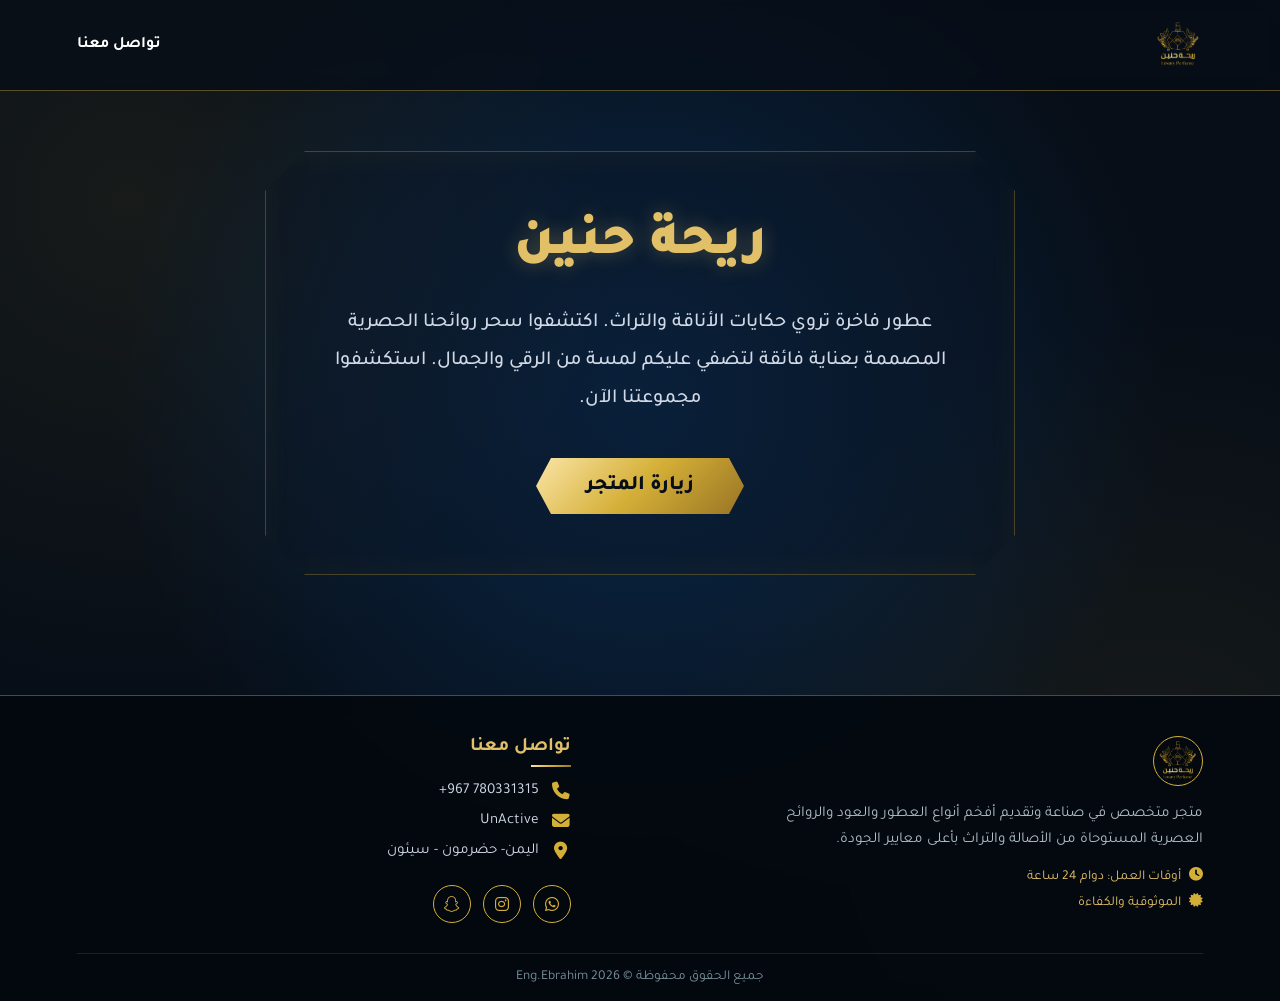
<file: index.html>
<!DOCTYPE html>
<html lang="ar" dir="rtl">
<head>
    <meta charset="UTF-8">
    <meta name="viewport" content="width=device-width, initial-scale=1.0">
    <link rel="icon" href="Images/mainLogo.jpg">
    <title>متجر ريحة حنين - للعطور الفاخرة</title>
    <!-- خط Tajawal من Google Fonts -->
    <link href="https://fonts.googleapis.com/css2?family=Tajawal:wght@400;500;700;800;900&display=swap" rel="stylesheet">
    <!-- مكتبة FontAwesome للأيقونات -->
    <link rel="stylesheet" href="https://cdnjs.cloudflare.com/ajax/libs/font-awesome/6.4.0/css/all.min.css">
    <link rel="stylesheet" href="Css/index.css">
    
</head>
<body>

    <!-- الهيدر -->
    <header>
        <div class="header-logo">
            <img src="Images/mainLogo.jpg" alt="">
        </div>
        <nav>
            <ul>
                <li><a href="#contact">تواصل معنا</a></li>
            </ul>
        </nav>
    </header>

    <!-- 1. القسم الرئيسي (Hero Section) -->
    <main class="hero-section" id="about">
        <div class="geo-frame">
            <h1 class="hero-title">ريحة حنين</h1>
            <p class="hero-description">
                عطور فاخرة تروي حكايات الأناقة والتراث. اكتشفوا سحر روائحنا الحصرية المصممة بعناية فائقة لتضفي عليكم لمسة من الرقي والجمال. استكشفوا مجموعتنا الآن.
            </p>
            <a href="Shop.html" class="gold-btn">زيارة المتجر</a>
        </div>
    </main>


    <!-- 3. الفوتر الشامل والمطور -->
    <footer id="contact">
        <div class="footer-container">
            
            <div class="footer-col store-info">
                <div class="footer-logo">
                    <img src="Images/mainLogo.jpg" alt="لوغو ريحة حنين">
                </div>
                <p class="store-desc">
                    متجر متخصص في صناعة وتقديم أفخم أنواع العطور والعود والروائح العصرية المستوحاة من الأصالة والتراث بأعلى معايير الجودة.
                </p>
                <div class="store-details">
                    <span><i class="fa-solid fa-clock"></i> أوقات العمل:  دوام 24 ساعة</span>
                    <span><i class="fa-solid fa-certificate"></i> الموثوقية والكفاءة</span>
                </div>
            </div>

            <div class="footer-col contact-info">
                <h3 class="footer-heading">تواصل معنا</h3>
                <ul class="contact-list">
                    <li>
                        <i class="fa-solid fa-phone"></i>
                        <span dir="ltr">+967 780331315</span>
                    </li>
                    <li>
                        <i class="fa-solid fa-envelope"></i>
                        <span>UnActive</span>
                    </li>
                    <li>
                        <i class="fa-solid fa-location-dot"></i>
                        <span>اليمن- حضرمون - سيئون</span>
                    </li>
                </ul>
                
                <div class="footer-socials">
                    <a href="#" aria-label="Whatsapp"><i class="fa-brands fa-whatsapp"></i></a>
                    <a href="#" aria-label="Instagram"><i class="fa-brands fa-instagram"></i></a>
                    <a href="#" aria-label="Snapchat"><i class="fa-brands fa-snapchat"></i></a>
                </div>
            </div>

        </div>

        <div class="footer-bottom">
            <p dir="rtl">جميع الحقوق محفوظة &copy; 2026 Eng.Ebrahim</p>
        </div>
    </footer>

</body>
</html>
</file>
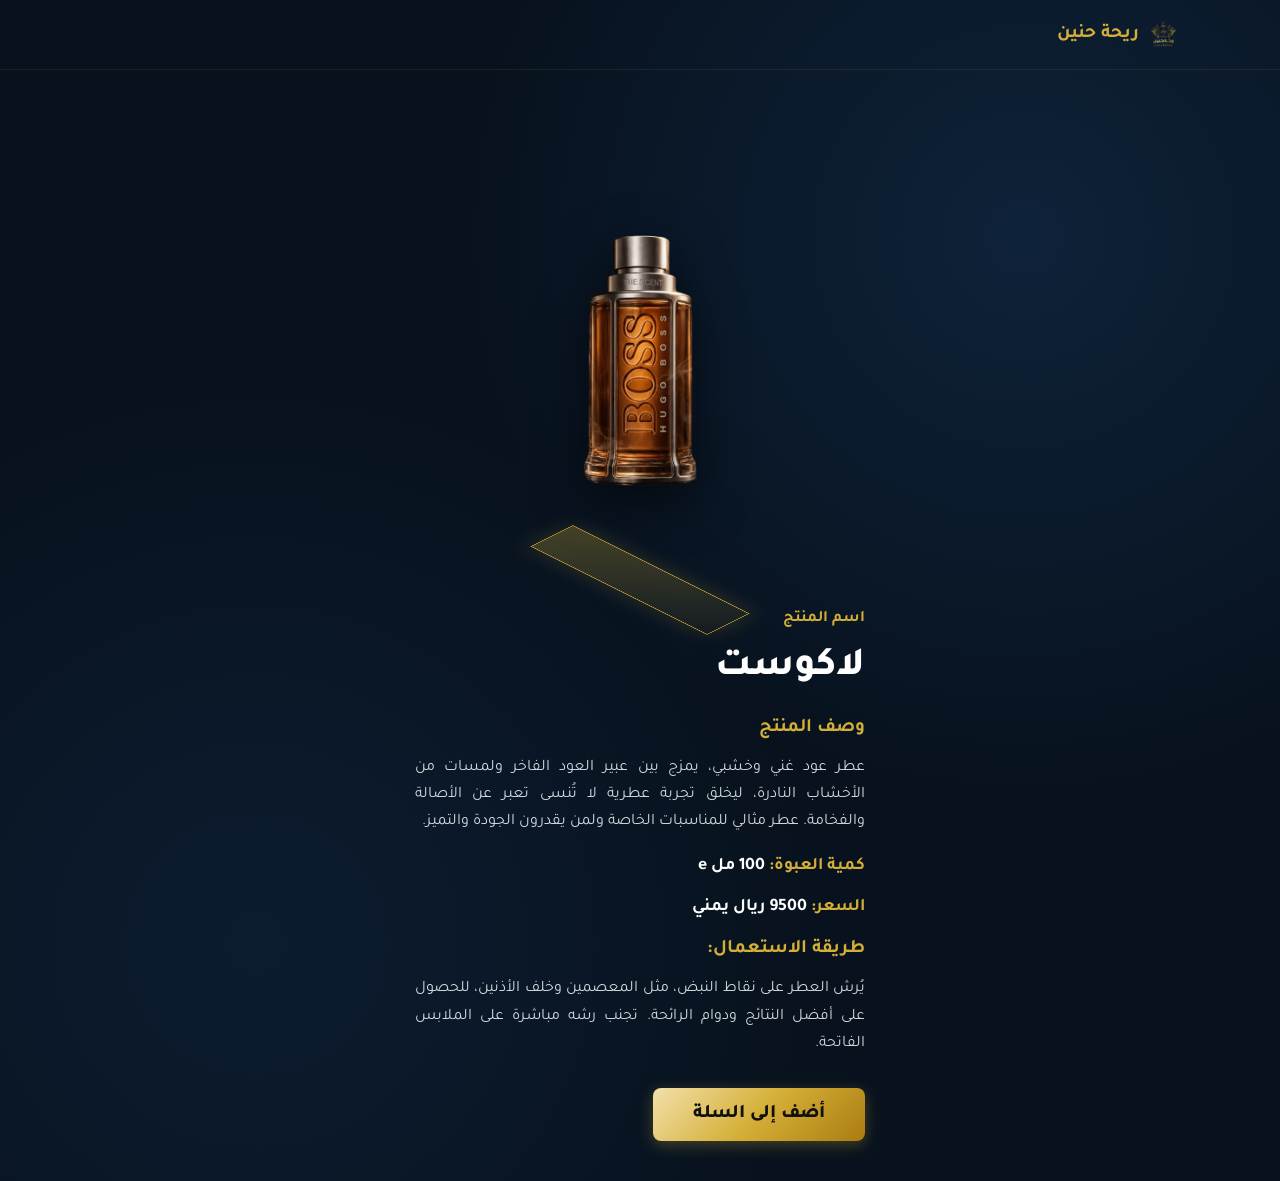
<file: product1.html>
<!DOCTYPE html>
<html lang="ar" dir="rtl">
<head>
    <meta charset="UTF-8">
    <meta name="viewport" content="width=device-width, initial-scale=1.0">
    <link rel="icon" href="Images/mainLogo.jpg">
    <title>صفحة المنتج - ريحة حنين</title>
    <!-- استدعاء خط Tajawal من Google Fonts لتصميم عصري وفاخر -->
    <link href="https://fonts.googleapis.com/css2?family=Tajawal:wght@400;500;700;800&display=swap" rel="stylesheet">
    <!-- مكتبة FontAwesome للأيقونات -->
    <link rel="stylesheet" href="https://cdnjs.cloudflare.com/ajax/libs/font-awesome/6.4.0/css/all.min.css">
    <link rel="stylesheet" href="Css/details.css">
    
</head>
<body>
    <!-- الهيدر -->
    <header>
        <div class="logo">
            <img src="Images/mainLogo.jpg" alt="ريحة حنين">
            <span>ريحة حنين</span>
        </div>
    </header>

    <!-- المحتوى الرئيسي -->
    <main class="container">
        
        <!-- قسم الصورة -->
        <div class="product-image-container">
            <!-- يمكنك تغيير مسار الصورة بسهولة في السطر التالي -->
            <img src="Images/1.png" alt="عطر لاكوست">
            <div class="pedestal"></div>

        <!-- قسم مواصفات المنتج -->
        <div class="product-details">
            <span class="product-tag">اسم المنتج</span>
            <h1 class="product-title">لاكوست</h1>

            <h3 class="section-title">وصف المنتج</h3>
            <p class="product-description">
                عطر عود غني وخشبي، يمزج بين عبير العود الفاخر ولمسات من الأخشاب النادرة، ليخلق تجربة عطرية لا تُنسى تعبر عن الأصالة والفخامة. عطر مثالي للمناسبات الخاصة ولمن يقدرون الجودة والتميز.
            </p>

            <div class="product-info-row">
                <span class="label">كمية العبوة:</span>
                <span class="value">100 مل e</span>
            </div>

            <div class="product-info-row">
                <span class="label">السعر:</span>
                <span class="value">9500 ريال يمني</span>
            </div>

            <h3 class="section-title">طريقة الاستعمال:</h3>
            <p class="product-description">
                يُرش العطر على نقاط النبض، مثل المعصمين وخلف الأذنين، للحصول على أفضل النتائج ودوام الرائحة. تجنب رشه مباشرة على الملابس الفاتحة.
            </p>

            <!-- زر الإضافة للسلة -->
            <button class="add-to-cart-btn" onclick="addToCart()">أضف إلى السلة</button>
        </div>

    </main>

    <!-- جافاسكربت بسيط للتفاعل مع الزر -->
    <script>
        function addToCart() {
            alert('تمت إضافة "عطر لاكوست" إلى السلة بنجاح!');
        }
    </script>
</body>
</html>
</file>
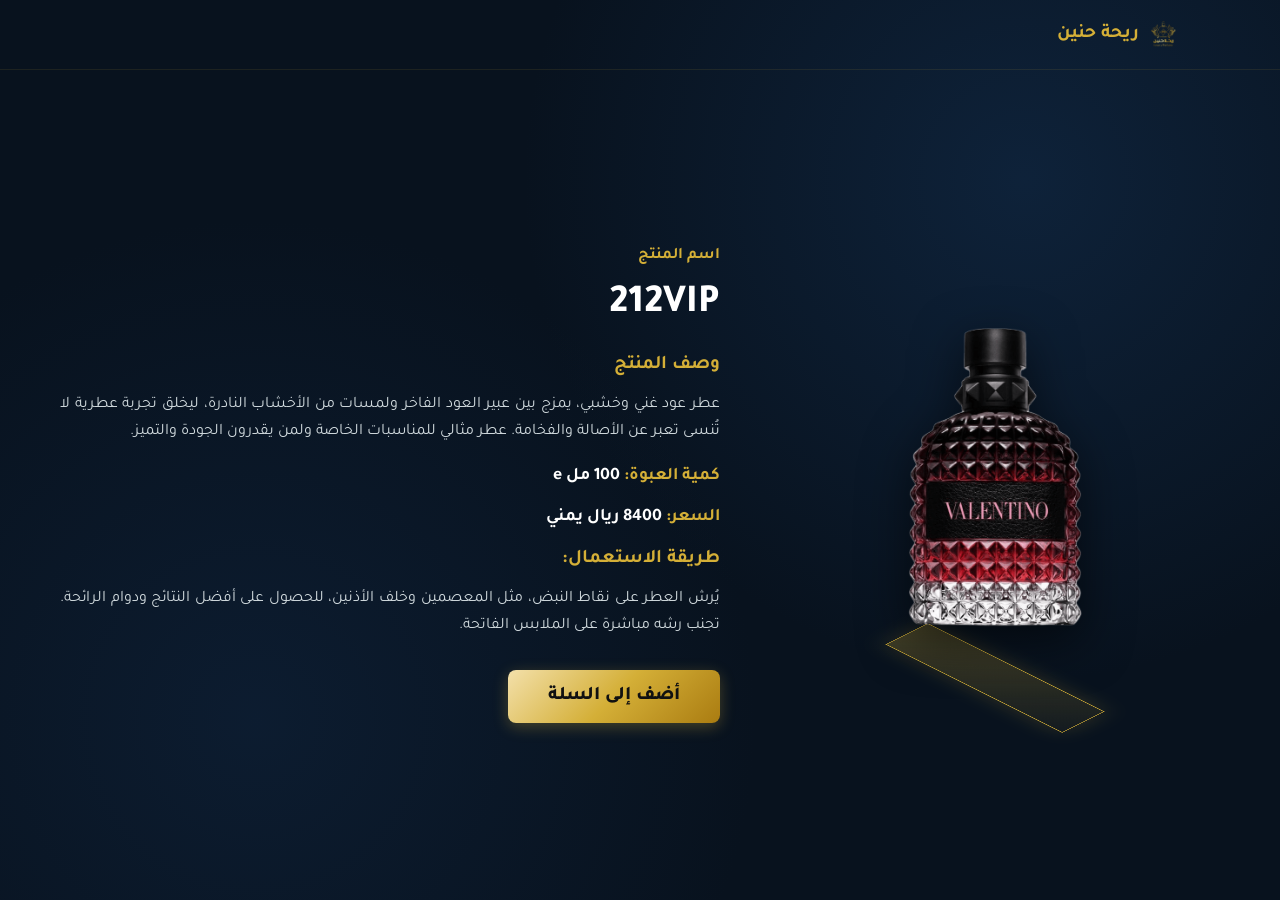
<file: product2.html>
<!DOCTYPE html>
<html lang="ar" dir="rtl">
<head>
    <meta charset="UTF-8">
    <meta name="viewport" content="width=device-width, initial-scale=1.0">
    <link rel="icon" href="Images/mainLogo.jpg">
    <title>صفحة المنتج - ريحة حنين</title>
    <!-- استدعاء خط Tajawal من Google Fonts لتصميم عصري وفاخر -->
    <link href="https://fonts.googleapis.com/css2?family=Tajawal:wght@400;500;700;800&display=swap" rel="stylesheet">
    <!-- مكتبة FontAwesome للأيقونات -->
    <link rel="stylesheet" href="https://cdnjs.cloudflare.com/ajax/libs/font-awesome/6.4.0/css/all.min.css">
    <link rel="stylesheet" href="Css/details.css">
    
</head>
<body>
    <!-- الهيدر -->
    <header>
        <div class="logo">
            <img src="Images/mainLogo.jpg" alt="ريحة حنين">
            <span>ريحة حنين</span>
        </div>
    </header>

    <!-- المحتوى الرئيسي -->
    <main class="container">
        
        <!-- قسم الصورة -->
        <div class="product-image-container">
            <!-- يمكنك تغيير مسار الصورة بسهولة في السطر التالي -->
            <img src="Images/2.png" alt=" 212VIPعطر">
            <div class="pedestal"></div>
        </div>

        <!-- قسم مواصفات المنتج -->
        <div class="product-details">
            <span class="product-tag">اسم المنتج</span>
            <h1 class="product-title"> 212VIP</h1>

            <h3 class="section-title">وصف المنتج</h3>
            <p class="product-description">
                عطر عود غني وخشبي، يمزج بين عبير العود الفاخر ولمسات من الأخشاب النادرة، ليخلق تجربة عطرية لا تُنسى تعبر عن الأصالة والفخامة. عطر مثالي للمناسبات الخاصة ولمن يقدرون الجودة والتميز.
            </p>

            <div class="product-info-row">
                <span class="label">كمية العبوة:</span>
                <span class="value">100 مل e</span>
            </div>

            <div class="product-info-row">
                <span class="label">السعر:</span>
                <span class="value">8400 ريال يمني</span>
            </div>

            <h3 class="section-title">طريقة الاستعمال:</h3>
            <p class="product-description">
                يُرش العطر على نقاط النبض، مثل المعصمين وخلف الأذنين، للحصول على أفضل النتائج ودوام الرائحة. تجنب رشه مباشرة على الملابس الفاتحة.
            </p>

            <!-- زر الإضافة للسلة -->
            <button class="add-to-cart-btn" onclick="addToCart()">أضف إلى السلة</button>
        </div>

    </main>

    <!-- جافاسكربت بسيط للتفاعل مع الزر -->
    <script>
        function addToCart() {
            alert('تمت إضافة "عطر 212VIP" إلى السلة بنجاح!');
        }
    </script>
</body>
</html>
</file>
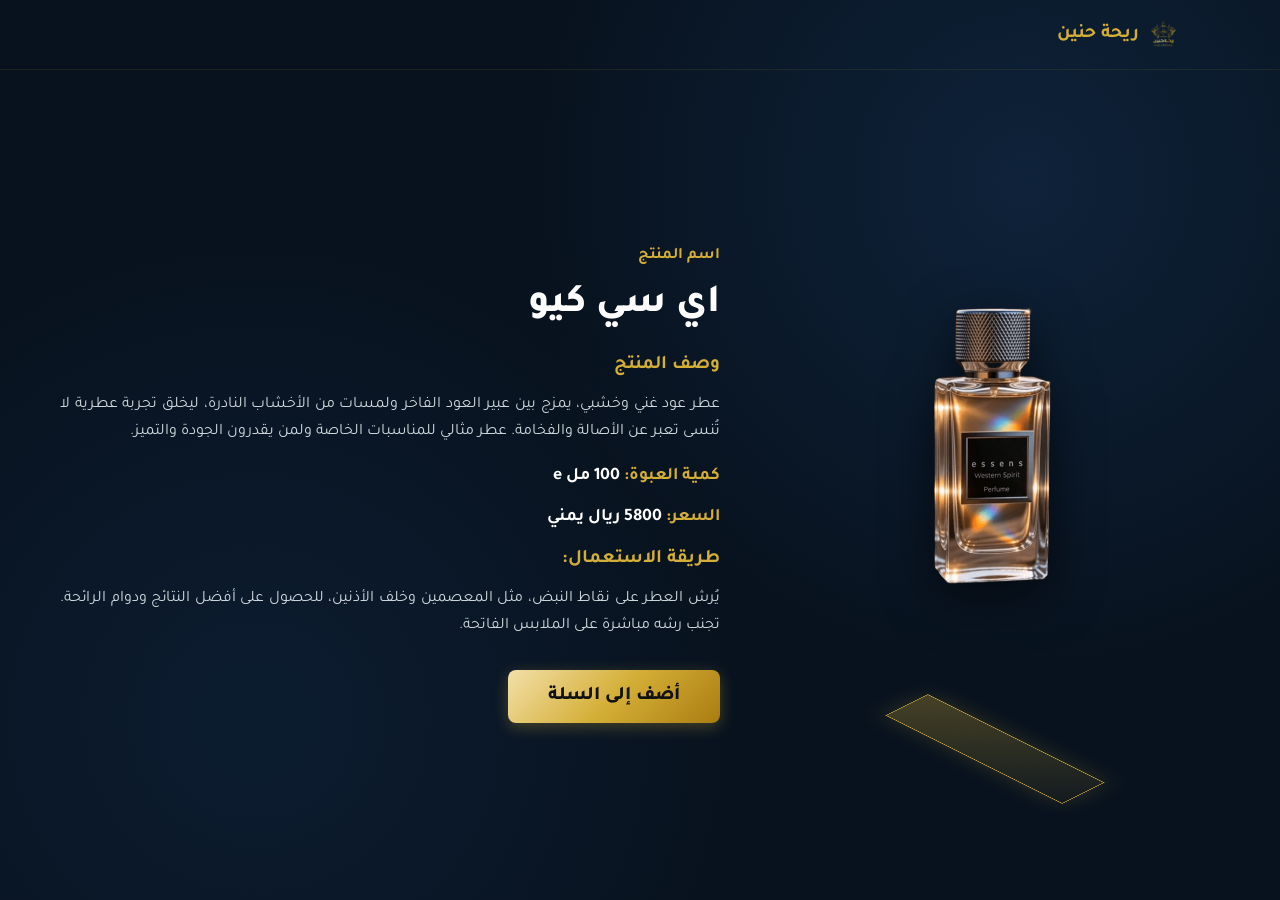
<file: product3.html>
<!DOCTYPE html>
<html lang="ar" dir="rtl">
<head>
    <meta charset="UTF-8">
    <meta name="viewport" content="width=device-width, initial-scale=1.0">
    <link rel="icon" href="Images/mainLogo.jpg">
    <title>صفحة المنتج - ريحة حنين</title>
    <!-- استدعاء خط Tajawal من Google Fonts لتصميم عصري وفاخر -->
    <link href="https://fonts.googleapis.com/css2?family=Tajawal:wght@400;500;700;800&display=swap" rel="stylesheet">
    <!-- مكتبة FontAwesome للأيقونات -->
    <link rel="stylesheet" href="https://cdnjs.cloudflare.com/ajax/libs/font-awesome/6.4.0/css/all.min.css">
    <link rel="stylesheet" href="Css/details.css">
    
</head>
<body>
    <!-- الهيدر -->
    <header>
        <div class="logo">
            <img src="Images/mainLogo.jpg" alt="ريحة حنين">
            <span>ريحة حنين</span>
        </div>
    </header>

    <!-- المحتوى الرئيسي -->
    <main class="container">
        
        <!-- قسم الصورة -->
        <div class="product-image-container">
            <!-- يمكنك تغيير مسار الصورة بسهولة في السطر التالي -->
            <img src="Images/3.png" alt="عطر اي سي كيو">
            <div class="pedestal"></div>
        </div>

        <!-- قسم مواصفات المنتج -->
        <div class="product-details">
            <span class="product-tag">اسم المنتج</span>
            <h1 class="product-title"> اي سي كيو </h1>

            <h3 class="section-title">وصف المنتج</h3>
            <p class="product-description">
                عطر عود غني وخشبي، يمزج بين عبير العود الفاخر ولمسات من الأخشاب النادرة، ليخلق تجربة عطرية لا تُنسى تعبر عن الأصالة والفخامة. عطر مثالي للمناسبات الخاصة ولمن يقدرون الجودة والتميز.
            </p>

            <div class="product-info-row">
                <span class="label">كمية العبوة:</span>
                <span class="value">100 مل e</span>
            </div>

            <div class="product-info-row">
                <span class="label">السعر:</span>
                <span class="value">5800 ريال يمني</span>
            </div>

            <h3 class="section-title">طريقة الاستعمال:</h3>
            <p class="product-description">
                يُرش العطر على نقاط النبض، مثل المعصمين وخلف الأذنين، للحصول على أفضل النتائج ودوام الرائحة. تجنب رشه مباشرة على الملابس الفاتحة.
            </p>

            <!-- زر الإضافة للسلة -->
            <button class="add-to-cart-btn" onclick="addToCart()">أضف إلى السلة</button>
        </div>

    </main>

    

    <!-- جافاسكربت بسيط للتفاعل مع الزر -->
    <script>
        function addToCart() {
            alert('تمت إضافة " اي سي كيو " إلى السلة بنجاح!');
        }
    </script>
</body>
</html>
</file>
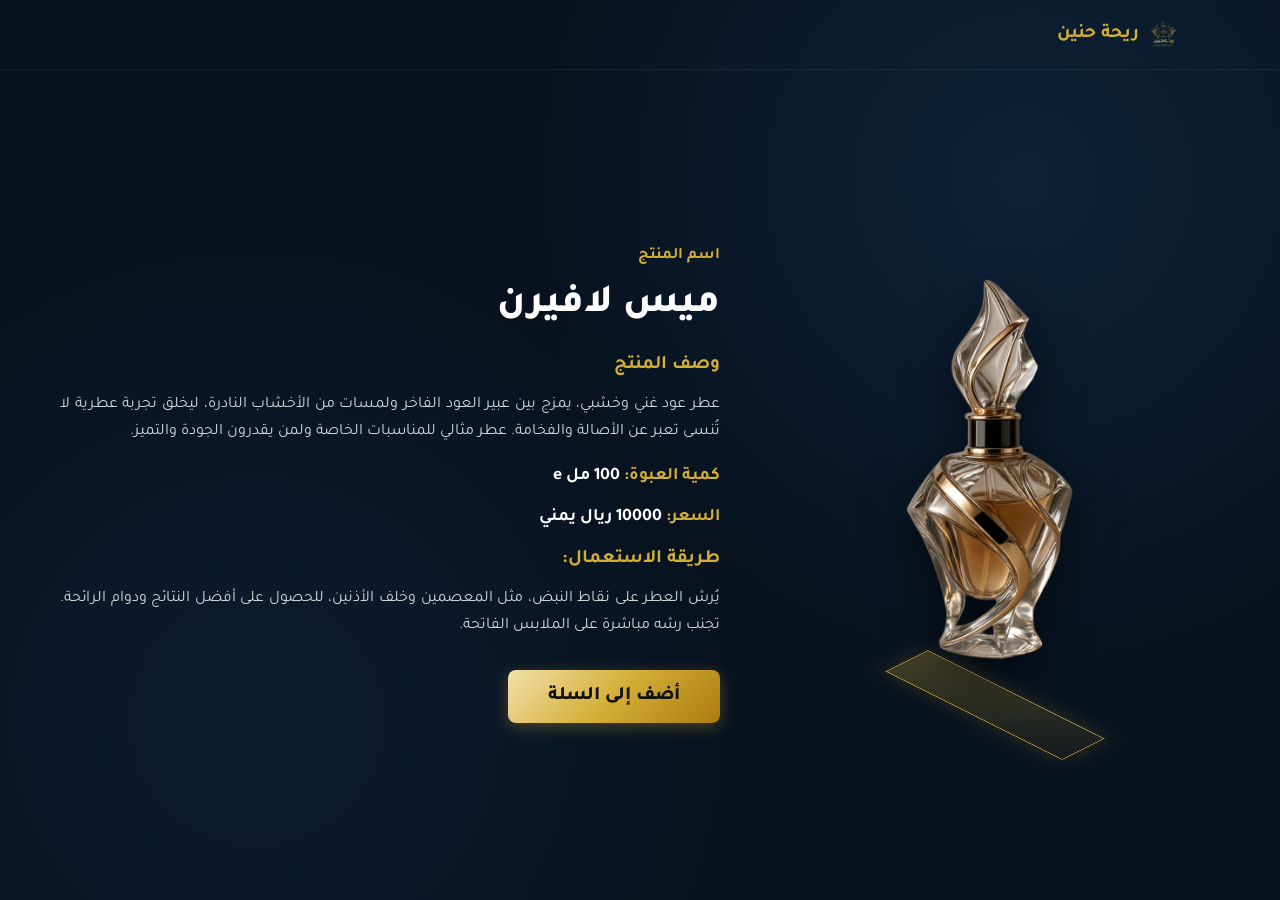
<file: product4.html>
<!DOCTYPE html>
<html lang="ar" dir="rtl">
<head>
    <meta charset="UTF-8">
    <meta name="viewport" content="width=device-width, initial-scale=1.0">
    <link rel="icon" href="Images/mainLogo.jpg">
    <title>صفحة المنتج - ريحة حنين</title>
    <!-- استدعاء خط Tajawal من Google Fonts لتصميم عصري وفاخر -->
    <link href="https://fonts.googleapis.com/css2?family=Tajawal:wght@400;500;700;800&display=swap" rel="stylesheet">
    <!-- مكتبة FontAwesome للأيقونات -->
    <link rel="stylesheet" href="https://cdnjs.cloudflare.com/ajax/libs/font-awesome/6.4.0/css/all.min.css">
    <link rel="stylesheet" href="Css/details.css">
    
</head>
<body>
    <!-- الهيدر -->
    <header>
        <div class="logo">
            <img src="Images/mainLogo.jpg" alt="ريحة حنين">
            <span>ريحة حنين</span>
        </div>
    </header>

    <!-- المحتوى الرئيسي -->
    <main class="container">
        
        <!-- قسم الصورة -->
        <div class="product-image-container">
            <!-- يمكنك تغيير مسار الصورة بسهولة في السطر التالي -->
            <img src="Images/4.png" alt="عطر ميس لافيرن">
            <div class="pedestal"></div>
        </div>

        <!-- قسم مواصفات المنتج -->
        <div class="product-details">
            <span class="product-tag">اسم المنتج</span>
            <h1 class="product-title">ميس لافيرن</h1>

            <h3 class="section-title">وصف المنتج</h3>
            <p class="product-description">
                عطر عود غني وخشبي، يمزج بين عبير العود الفاخر ولمسات من الأخشاب النادرة، ليخلق تجربة عطرية لا تُنسى تعبر عن الأصالة والفخامة. عطر مثالي للمناسبات الخاصة ولمن يقدرون الجودة والتميز.
            </p>

            <div class="product-info-row">
                <span class="label">كمية العبوة:</span>
                <span class="value">100 مل e</span>
            </div>

            <div class="product-info-row">
                <span class="label">السعر:</span>
                <span class="value">10000 ريال يمني</span>
            </div>

            <h3 class="section-title">طريقة الاستعمال:</h3>
            <p class="product-description">
                يُرش العطر على نقاط النبض، مثل المعصمين وخلف الأذنين، للحصول على أفضل النتائج ودوام الرائحة. تجنب رشه مباشرة على الملابس الفاتحة.
            </p>

            <!-- زر الإضافة للسلة -->
            <button class="add-to-cart-btn" onclick="addToCart()">أضف إلى السلة</button>
        </div>

    </main>


    <!-- جافاسكربت بسيط للتفاعل مع الزر -->
    <script>
        function addToCart() {
            alert('تمت إضافة "عطر ميس لافيرن" إلى السلة بنجاح!');
        }
    </script>
</body>
</html>
</file>
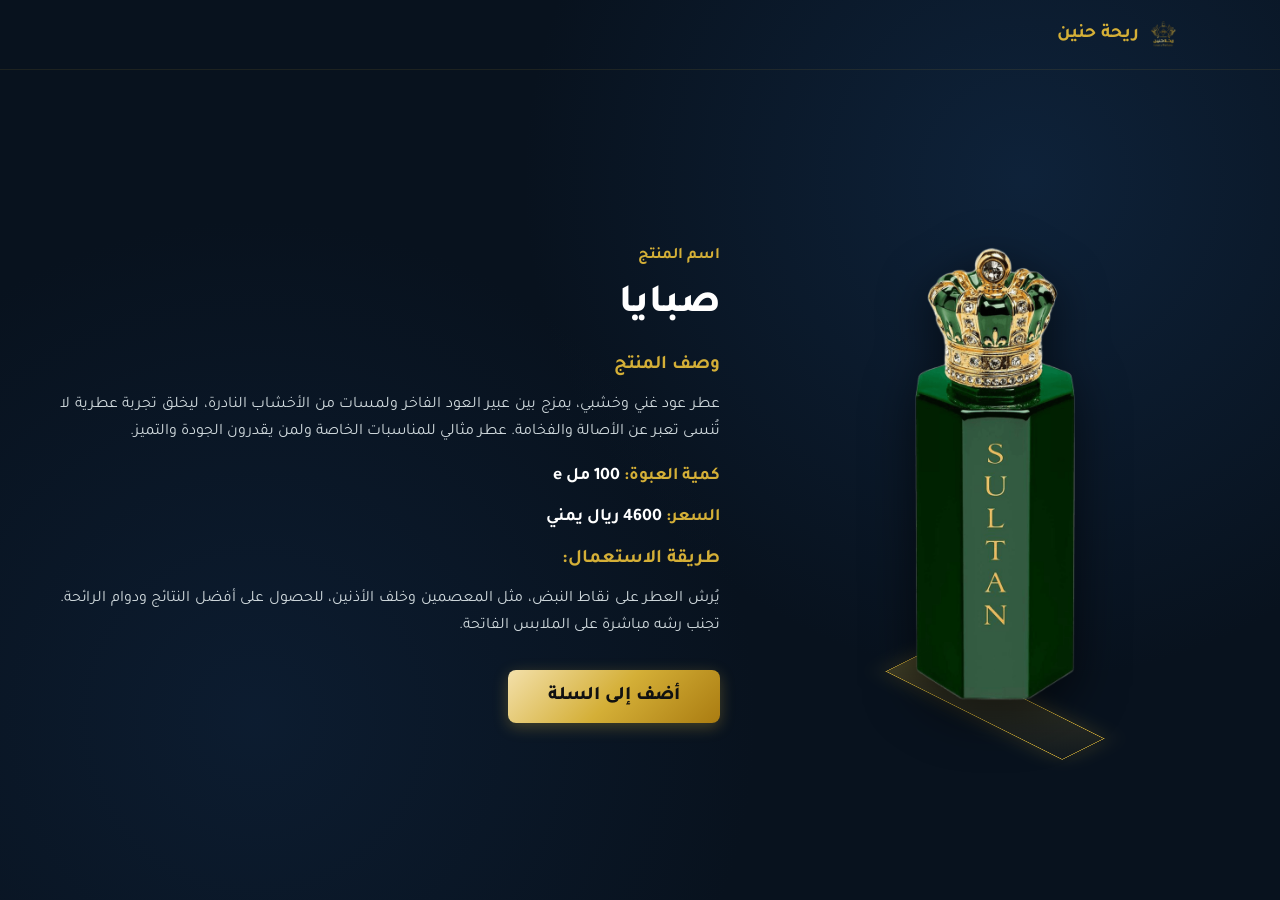
<file: product5.html>
<!DOCTYPE html>
<html lang="ar" dir="rtl">
<head>
    <meta charset="UTF-8">
    <meta name="viewport" content="width=device-width, initial-scale=1.0">
    <link rel="icon" href="Images/mainLogo.jpg">
    <title>صفحة المنتج - ريحة حنين</title>
    <!-- استدعاء خط Tajawal من Google Fonts لتصميم عصري وفاخر -->
    <link href="https://fonts.googleapis.com/css2?family=Tajawal:wght@400;500;700;800&display=swap" rel="stylesheet">
    <!-- مكتبة FontAwesome للأيقونات -->
    <link rel="stylesheet" href="https://cdnjs.cloudflare.com/ajax/libs/font-awesome/6.4.0/css/all.min.css">
    <link rel="stylesheet" href="Css/details.css">
    
</head>
<body>
    <!-- الهيدر -->
    <header>
        <div class="logo">
            <img src="Images/mainLogo.jpg" alt="ريحة حنين">
            <span>ريحة حنين</span>
        </div>
    </header>

    <!-- المحتوى الرئيسي -->
    <main class="container">
        
        <!-- قسم الصورة -->
        <div class="product-image-container">
            <!-- يمكنك تغيير مسار الصورة بسهولة في السطر التالي -->
            <img src="Images/5.png" alt="عطر صبايا">
            <div class="pedestal"></div>
        </div>

        <!-- قسم مواصفات المنتج -->
        <div class="product-details">
            <span class="product-tag">اسم المنتج</span>
            <h1 class="product-title">صبايا</h1>

            <h3 class="section-title">وصف المنتج</h3>
            <p class="product-description">
                عطر عود غني وخشبي، يمزج بين عبير العود الفاخر ولمسات من الأخشاب النادرة، ليخلق تجربة عطرية لا تُنسى تعبر عن الأصالة والفخامة. عطر مثالي للمناسبات الخاصة ولمن يقدرون الجودة والتميز.
            </p>

            <div class="product-info-row">
                <span class="label">كمية العبوة:</span>
                <span class="value">100 مل e</span>
            </div>

            <div class="product-info-row">
                <span class="label">السعر:</span>
                <span class="value">4600 ريال يمني</span>
            </div>

            <h3 class="section-title">طريقة الاستعمال:</h3>
            <p class="product-description">
                يُرش العطر على نقاط النبض، مثل المعصمين وخلف الأذنين، للحصول على أفضل النتائج ودوام الرائحة. تجنب رشه مباشرة على الملابس الفاتحة.
            </p>

            <!-- زر الإضافة للسلة -->
            <button class="add-to-cart-btn" onclick="addToCart()">أضف إلى السلة</button>
        </div>

    </main>

    <!-- جافاسكربت بسيط للتفاعل مع الزر -->
    <script>
        function addToCart() {
            alert('تمت إضافة "عطر صبايا" إلى السلة بنجاح!');
        }
    </script>
</body>
</html>
</file>
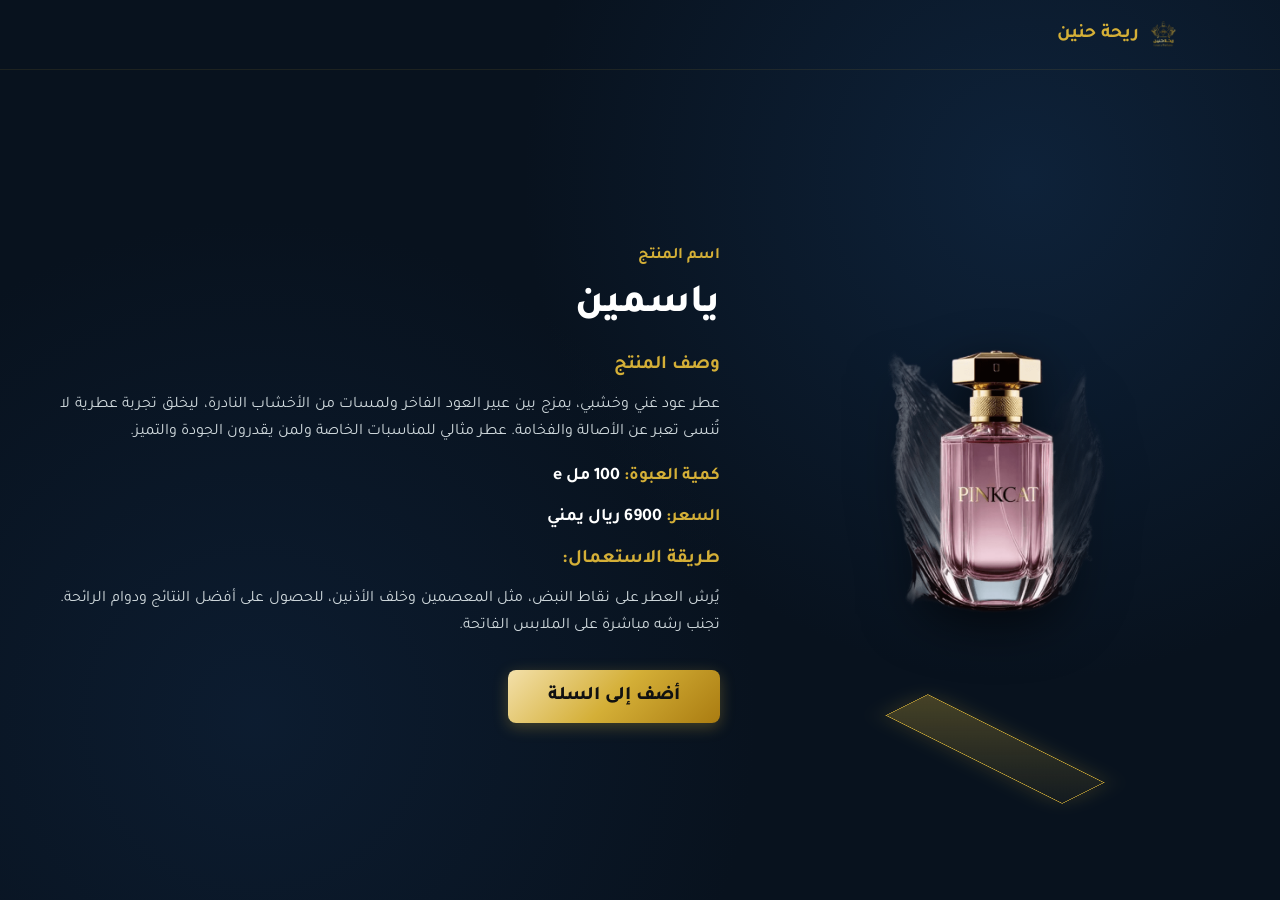
<file: product6.html>
<!DOCTYPE html>
<html lang="ar" dir="rtl">
<head>
    <meta charset="UTF-8">
    <meta name="viewport" content="width=device-width, initial-scale=1.0">
    <link rel="icon" href="Images/mainLogo.jpg">
    <title>صفحة المنتج - ريحة حنين</title>
    <!-- استدعاء خط Tajawal من Google Fonts لتصميم عصري وفاخر -->
    <link href="https://fonts.googleapis.com/css2?family=Tajawal:wght@400;500;700;800&display=swap" rel="stylesheet">
    <!-- مكتبة FontAwesome للأيقونات -->
    <link rel="stylesheet" href="https://cdnjs.cloudflare.com/ajax/libs/font-awesome/6.4.0/css/all.min.css">
    <link rel="stylesheet" href="Css/details.css">
    
</head>
<body>
    <!-- الهيدر -->
    <header>
        <div class="logo">
            <img src="Images/mainLogo.jpg" alt="ريحة حنين">
            <span>ريحة حنين</span>
        </div>
    </header>

    <!-- المحتوى الرئيسي -->
    <main class="container">
        
        <!-- قسم الصورة -->
        <div class="product-image-container">
            <!-- يمكنك تغيير مسار الصورة بسهولة في السطر التالي -->
            <img src="Images/6.png" alt="ياسمين">
            <div class="pedestal"></div>
        </div>

        <!-- قسم مواصفات المنتج -->
        <div class="product-details">
            <span class="product-tag">اسم المنتج</span>
            <h1 class="product-title">ياسمين</h1>

            <h3 class="section-title">وصف المنتج</h3>
            <p class="product-description">
                عطر عود غني وخشبي، يمزج بين عبير العود الفاخر ولمسات من الأخشاب النادرة، ليخلق تجربة عطرية لا تُنسى تعبر عن الأصالة والفخامة. عطر مثالي للمناسبات الخاصة ولمن يقدرون الجودة والتميز.
            </p>

            <div class="product-info-row">
                <span class="label">كمية العبوة:</span>
                <span class="value">100 مل e</span>
            </div>

            <div class="product-info-row">
                <span class="label">السعر:</span>
                <span class="value">6900 ريال يمني</span>
            </div>

            <h3 class="section-title">طريقة الاستعمال:</h3>
            <p class="product-description">
                يُرش العطر على نقاط النبض، مثل المعصمين وخلف الأذنين، للحصول على أفضل النتائج ودوام الرائحة. تجنب رشه مباشرة على الملابس الفاتحة.
            </p>

            <!-- زر الإضافة للسلة -->
            <button class="add-to-cart-btn" onclick="addToCart()">أضف إلى السلة</button>
        </div>

    </main>

    <!-- جافاسكربت بسيط للتفاعل مع الزر -->
    <script>
        function addToCart() {
            alert('تمت إضافة "عطر ياسمين" إلى السلة بنجاح!');
        }
    </script>
</body>
</html>
</file>
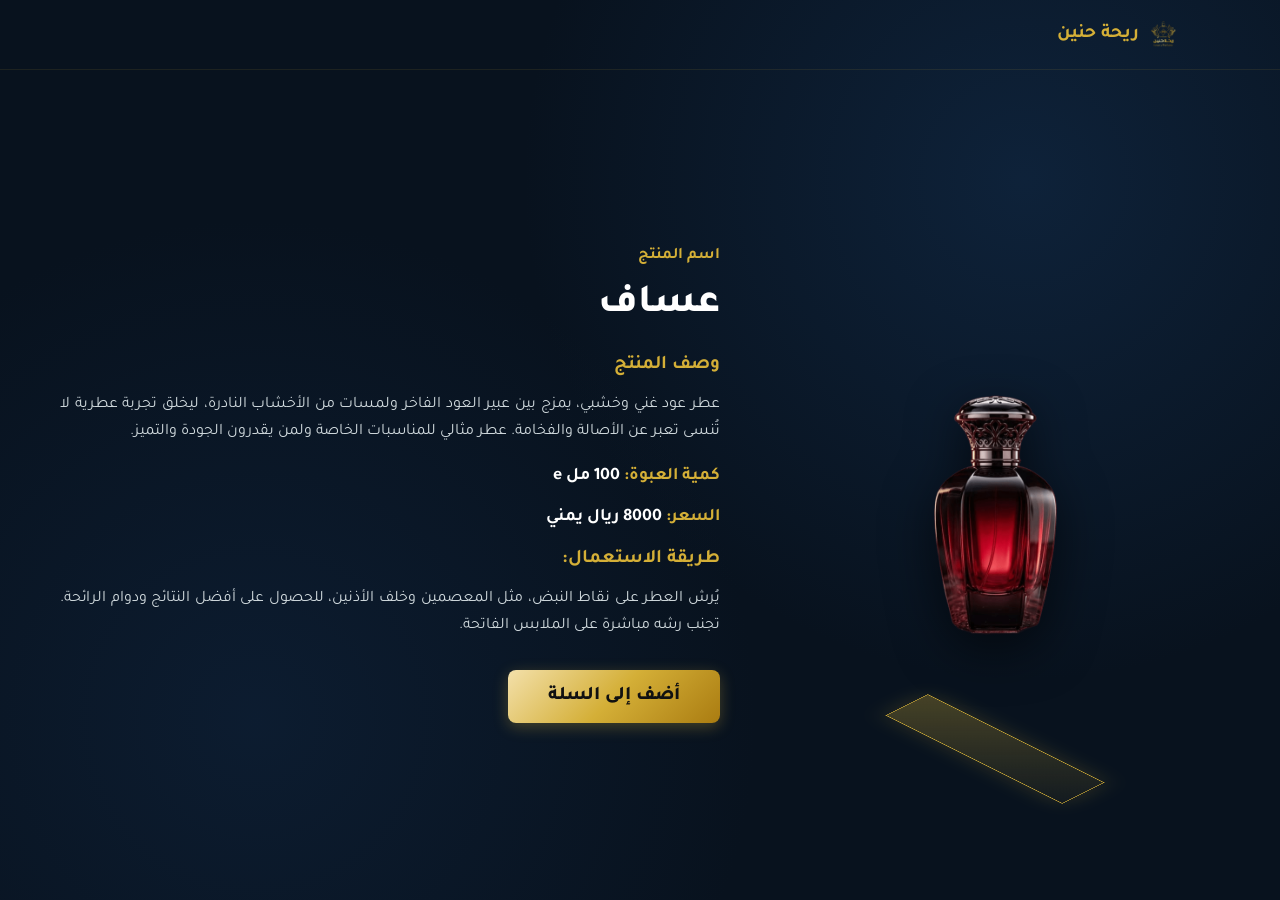
<file: product7.html>
<!DOCTYPE html>
<html lang="ar" dir="rtl">
<head>
    <meta charset="UTF-8">
    <meta name="viewport" content="width=device-width, initial-scale=1.0">
    <link rel="icon" href="Images/mainLogo.jpg">
    <title>صفحة المنتج - ريحة حنين</title>
    <!-- استدعاء خط Tajawal من Google Fonts لتصميم عصري وفاخر -->
    <link href="https://fonts.googleapis.com/css2?family=Tajawal:wght@400;500;700;800&display=swap" rel="stylesheet">
    <!-- مكتبة FontAwesome للأيقونات -->
    <link rel="stylesheet" href="https://cdnjs.cloudflare.com/ajax/libs/font-awesome/6.4.0/css/all.min.css">
    <link rel="stylesheet" href="Css/details.css">
    
</head>
<body>
    <!-- الهيدر -->
    <header>
        <div class="logo">
            <img src="Images/mainLogo.jpg" alt="ريحة حنين">
            <span>ريحة حنين</span>
        </div>
    </header>

    <!-- المحتوى الرئيسي -->
    <main class="container">
        
        <!-- قسم الصورة -->
        <div class="product-image-container">
            <!-- يمكنك تغيير مسار الصورة بسهولة في السطر التالي -->
            <img src="Images/7.png" alt="عطر  عساف">
            <div class="pedestal"></div>
        </div>

        <!-- قسم مواصفات المنتج -->
        <div class="product-details">
            <span class="product-tag">اسم المنتج</span>
            <h1 class="product-title">عساف  </h1>

            <h3 class="section-title">وصف المنتج</h3>
            <p class="product-description">
                عطر عود غني وخشبي، يمزج بين عبير العود الفاخر ولمسات من الأخشاب النادرة، ليخلق تجربة عطرية لا تُنسى تعبر عن الأصالة والفخامة. عطر مثالي للمناسبات الخاصة ولمن يقدرون الجودة والتميز.
            </p>

            <div class="product-info-row">
                <span class="label">كمية العبوة:</span>
                <span class="value">100 مل e</span>
            </div>

            <div class="product-info-row">
                <span class="label">السعر:</span>
                <span class="value">8000 ريال يمني</span>
            </div>

            <h3 class="section-title">طريقة الاستعمال:</h3>
            <p class="product-description">
                يُرش العطر على نقاط النبض، مثل المعصمين وخلف الأذنين، للحصول على أفضل النتائج ودوام الرائحة. تجنب رشه مباشرة على الملابس الفاتحة.
            </p>

            <!-- زر الإضافة للسلة -->
            <button class="add-to-cart-btn" onclick="addToCart()">أضف إلى السلة</button>
        </div>

    </main>

    <!-- جافاسكربت بسيط للتفاعل مع الزر -->
    <script>
        function addToCart() {
            alert('تمت إضافة "عطر عساف" إلى السلة بنجاح!');
        }
    </script>
</body>
</html>
</file>
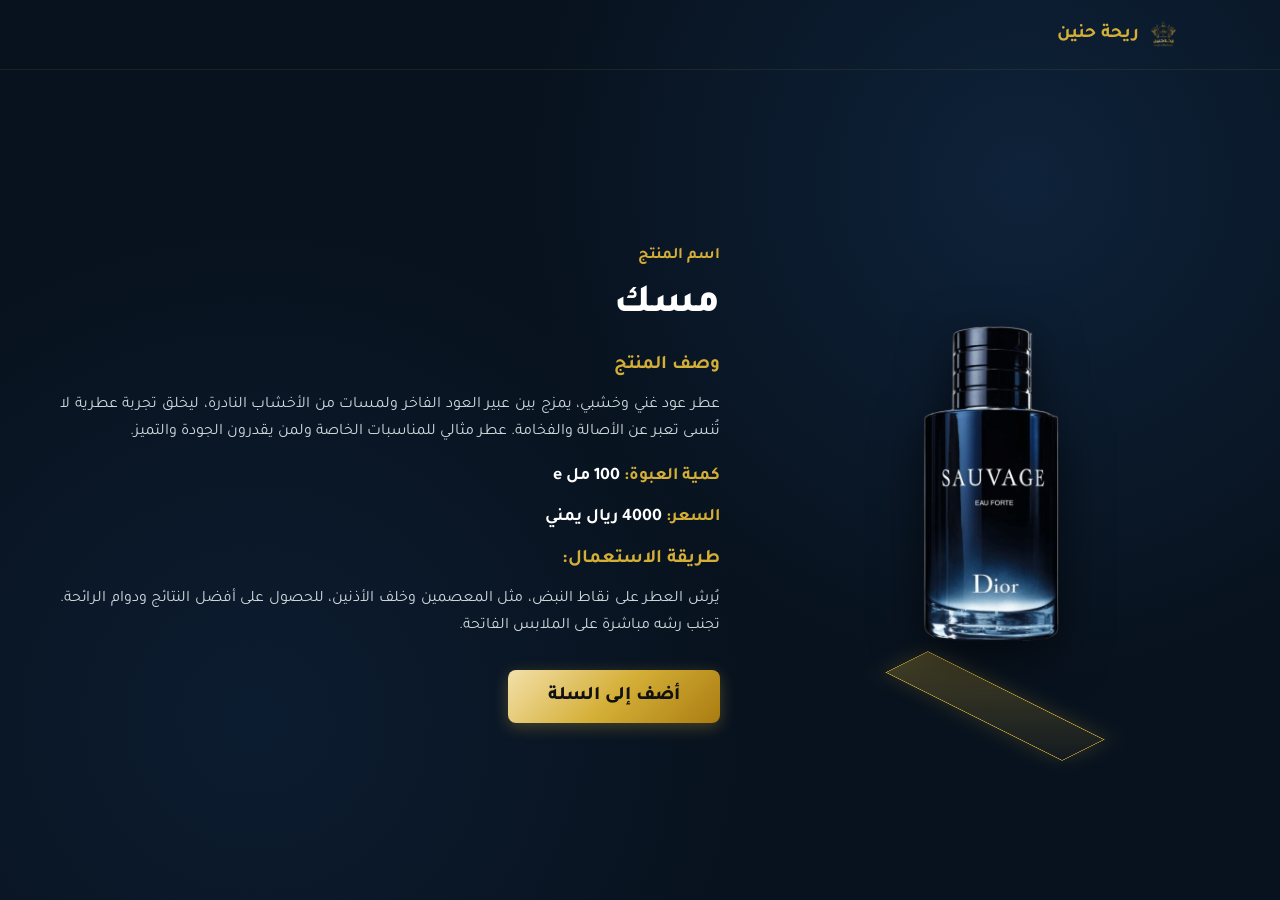
<file: product8.html>
<!DOCTYPE html>
<html lang="ar" dir="rtl">
<head>
    <meta charset="UTF-8">
    <meta name="viewport" content="width=device-width, initial-scale=1.0">
    <link rel="icon" href="Images/mainLogo.jpg">
    <title>صفحة المنتج - ريحة حنين</title>
    <!-- استدعاء خط Tajawal من Google Fonts لتصميم عصري وفاخر -->
    <link href="https://fonts.googleapis.com/css2?family=Tajawal:wght@400;500;700;800&display=swap" rel="stylesheet">
    <!-- مكتبة FontAwesome للأيقونات -->
    <link rel="stylesheet" href="https://cdnjs.cloudflare.com/ajax/libs/font-awesome/6.4.0/css/all.min.css">
    <link rel="stylesheet" href="Css/details.css">
    
</head>
<body>
    <!-- الهيدر -->
    <header>
        <div class="logo">
            <img src="Images/mainLogo.jpg" alt="ريحة حنين">
            <span>ريحة حنين</span>
        </div>
    </header>

    <!-- المحتوى الرئيسي -->
    <main class="container">
        
        <!-- قسم الصورة -->
        <div class="product-image-container">
            <!-- يمكنك تغيير مسار الصورة بسهولة في السطر التالي -->
            <img src="Images/11.png" alt="عطر روح العود">
            <div class="pedestal"></div>
        </div>

        <!-- قسم مواصفات المنتج -->
        <div class="product-details">
            <span class="product-tag">اسم المنتج</span>
            <h1 class="product-title">  مسك</h1>

            <h3 class="section-title">وصف المنتج</h3>
            <p class="product-description">
                عطر عود غني وخشبي، يمزج بين عبير العود الفاخر ولمسات من الأخشاب النادرة، ليخلق تجربة عطرية لا تُنسى تعبر عن الأصالة والفخامة. عطر مثالي للمناسبات الخاصة ولمن يقدرون الجودة والتميز.
            </p>

            <div class="product-info-row">
                <span class="label">كمية العبوة:</span>
                <span class="value">100 مل e</span>
            </div>

            <div class="product-info-row">
                <span class="label">السعر:</span>
                <span class="value">4000 ريال يمني</span>
            </div>

            <h3 class="section-title">طريقة الاستعمال:</h3>
            <p class="product-description">
                يُرش العطر على نقاط النبض، مثل المعصمين وخلف الأذنين، للحصول على أفضل النتائج ودوام الرائحة. تجنب رشه مباشرة على الملابس الفاتحة.
            </p>

            <!-- زر الإضافة للسلة -->
            <button class="add-to-cart-btn" onclick="addToCart()">أضف إلى السلة</button>
        </div>

    </main>

    
    <!-- جافاسكربت بسيط للتفاعل مع الزر -->
    <script>
        function addToCart() {
            alert('تمت إضافة "عطر مسك" إلى السلة بنجاح!');
        }
    </script>
</body>
</html>
</file>
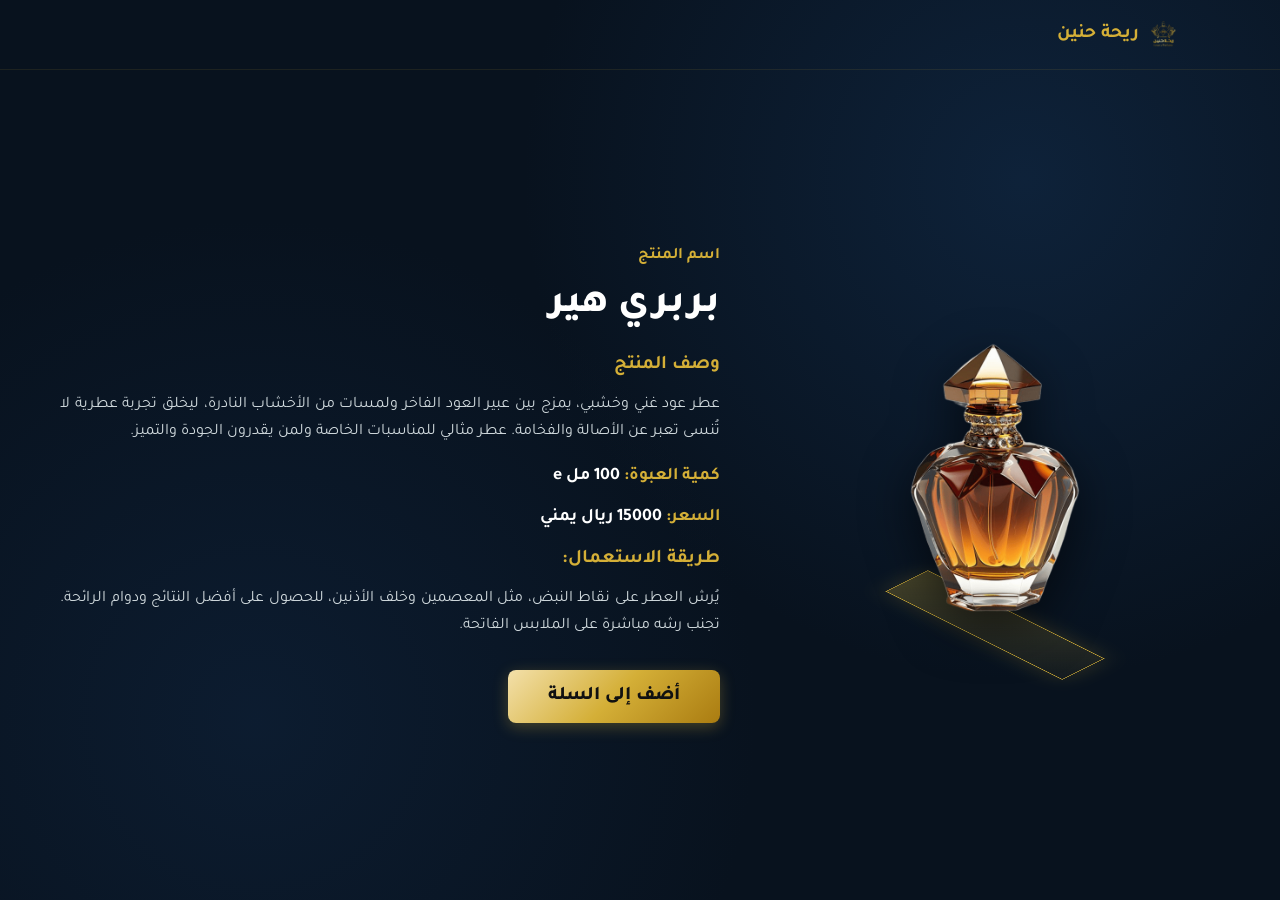
<file: product9.html>
<!DOCTYPE html>
<html lang="ar" dir="rtl">
<head>
    <meta charset="UTF-8">
    <meta name="viewport" content="width=device-width, initial-scale=1.0">
    <link rel="icon" href="Images/mainLogo.jpg">
    <title>صفحة المنتج - ريحة حنين</title>
    <!-- استدعاء خط Tajawal من Google Fonts لتصميم عصري وفاخر -->
    <link href="https://fonts.googleapis.com/css2?family=Tajawal:wght@400;500;700;800&display=swap" rel="stylesheet">
    <!-- مكتبة FontAwesome للأيقونات -->
    <link rel="stylesheet" href="https://cdnjs.cloudflare.com/ajax/libs/font-awesome/6.4.0/css/all.min.css">
    <link rel="stylesheet" href="Css/details.css">
    
</head>
<body>
    <!-- الهيدر -->
    <header>
        <div class="logo">
            <img src="Images/mainLogo.jpg" alt="ريحة حنين">
            <span>ريحة حنين</span>
        </div>
    </header>

    <!-- المحتوى الرئيسي -->
    <main class="container">
        
        <!-- قسم الصورة -->
        <div class="product-image-container">
            <!-- يمكنك تغيير مسار الصورة بسهولة في السطر التالي -->
            <img src="Images/10.png" alt="عطر  بربري هير">
            <div class="pedestal"></div>
        </div>

        <!-- قسم مواصفات المنتج -->
        <div class="product-details">
            <span class="product-tag">اسم المنتج</span>
            <h1 class="product-title"> بربري هير</h1>

            <h3 class="section-title">وصف المنتج</h3>
            <p class="product-description">
                عطر عود غني وخشبي، يمزج بين عبير العود الفاخر ولمسات من الأخشاب النادرة، ليخلق تجربة عطرية لا تُنسى تعبر عن الأصالة والفخامة. عطر مثالي للمناسبات الخاصة ولمن يقدرون الجودة والتميز.
            </p>

            <div class="product-info-row">
                <span class="label">كمية العبوة:</span>
                <span class="value">100 مل e</span>
            </div>

            <div class="product-info-row">
                <span class="label">السعر:</span>
                <span class="value">15000 ريال يمني</span>
            </div>

            <h3 class="section-title">طريقة الاستعمال:</h3>
            <p class="product-description">
                يُرش العطر على نقاط النبض، مثل المعصمين وخلف الأذنين، للحصول على أفضل النتائج ودوام الرائحة. تجنب رشه مباشرة على الملابس الفاتحة.
            </p>

            <!-- زر الإضافة للسلة -->
            <button class="add-to-cart-btn" onclick="addToCart()">أضف إلى السلة</button>
        </div>

    </main>
    
    <!-- جافاسكربت بسيط للتفاعل مع الزر -->
    <script>
        function addToCart() {
            alert('تمت إضافة "عطر بربري هير" إلى السلة بنجاح!');
        }
    </script>
</body>
</html>
</file>
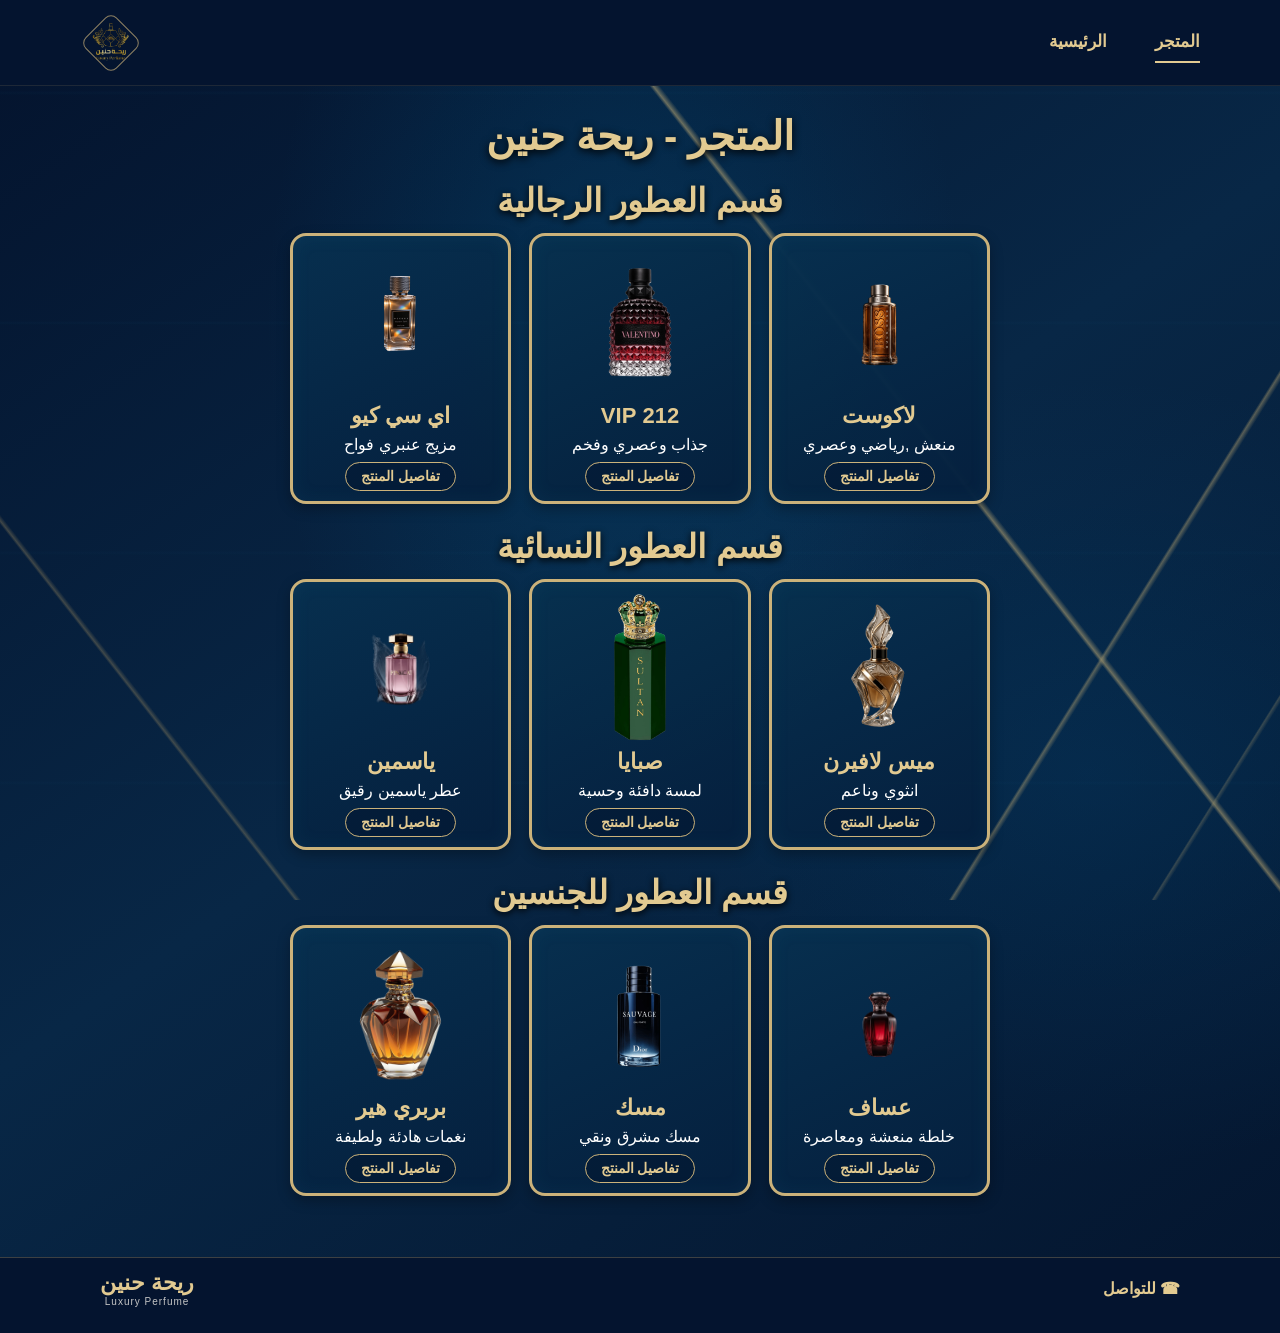
<file: shop.html>
<!DOCTYPE html>
<html lang="ar" dir="rtl">
<head>
<meta charset="UTF-8">
<meta name="viewport" content="width=device-width, initial-scale=1">
<meta name="theme-color" content="#061631">
<title>المتجر - ريحة حنين</title>
<link rel="stylesheet" href="Css/shop.css">
</head>
<body>
<header>
 <div class="header-inner">
  <nav aria-label="القائمة">
   <a href="shop.html">المتجر</a>
   <a href="index.html">الرئيسية</a>
  </nav>
  <a class="brand" href="#top" aria-label="ريحة حنين">
   <span class="logo"><img src="Images/mainLogo.jpg" alt=""></span>
  </a>
 </div>
</header>
<main id="store">
 <h1>المتجر - ريحة حنين</h1>
 
    <section class="category">
      <h2>قسم العطور الرجالية</h2>
      <div class="products">
      <article class="product-card" id="product-1">
        <div class="product-image"><img src="Images/1.png" alt="عطر لاكوست"></div>
        <h3>لاكوست </h3>
        <p>منعش ,رياضي وعصري</p>
        <a class="details" href="product1.html" target="_blank">تفاصيل المنتج</a>
      </article>
      <article class="product-card" id="product-2">
        <div class="product-image"><img src="Images/2.png" alt="عطر 212VIP"></div>
        <h3>212 VIP</h3>
        <p>جذاب وعصري وفخم</p>
        <a class="details" href="product2.html" target="_blank">تفاصيل المنتج</a>
      </article>
      <article class="product-card" id="product-3">
        <div class="product-image"><img src="Images/3.png" alt="عطر اي سي كيو"></div>
        <h3> اي سي كيو</h3>
        <p>مزيج عنبري فواح</p>
        <a class="details" href="product3.html" target="_blank">تفاصيل المنتج</a>
      </article></div>
    </section>
    <section class="category">
      <h2>قسم العطور النسائية</h2>
      <div class="products">
      <article class="product-card" id="product-4">
        <div class="product-image"><img src="Images/4.png" alt="ميس لافيرن"></div>
        <h3> ميس لافيرن</h3>
        <p>انثوي وناعم</p>
        <a class="details" href="product4.html" target="_blank">تفاصيل المنتج</a>
      </article>
      <article class="product-card" id="product-5">
        <div class="product-image"><img src="Images/5.png" alt="عطر صبايا"></div>
        <h3> صبايا</h3>
        <p>لمسة دافئة وحسية</p>
        <a class="details" href="product5.html" target="_blank">تفاصيل المنتج</a>
      </article>
      <article class="product-card" id="product-6">
        <div class="product-image"><img src="Images/6.png" alt="عطر ياسمين"></div>
        <h3> ياسمين</h3>
        <p>عطر ياسمين رقيق</p>
        <a class="details" href="product6.html" target="_blank">تفاصيل المنتج</a>
      </article></div>
    </section>
    <section class="category">
      <h2>قسم العطور للجنسين</h2>
      <div class="products">
      <article class="product-card" id="product-7">
        <div class="product-image"><img src="Images/7.png" alt="عطر عساف"></div>
        <h3>عساف </h3>
        <p>خلطة منعشة ومعاصرة</p>
        <a class="details" href="product7.html" target="_blank">تفاصيل المنتج</a>
      </article>
      <article class="product-card" id="product-8">
        <div class="product-image"><img src="Images/11.png" alt="عطر مسك"></div>
        <h3> مسك</h3>
        <p>مسك مشرق ونقي</p>
        <a class="details" href="product8.html" target="_blank">تفاصيل المنتج</a>
      </article>
      <article class="product-card" id="product-9">
        <div class="product-image"><img src="Images/10.png" alt="عطر بربري هير"></div>
        <h3>بربري هير</h3> 
        <p>نغمات  هادئة ولطيفة</p>
        <a class="details" href="product9.html" target="_blank">تفاصيل المنتج</a>
      </article></div>
    </section>
</main>
<footer id="contact">
 <div class="footer-inner">
  <div class="footer-group">
   <a href="tel:+967780331315">☎ للتواصل</a>
  </div>
  <div class="footer-brand">ريحة حنين<small>Luxury Perfume</small></div>
 </div>
</footer>
</body>
</html>
</file>
<file: Css/index.css>
:root {
            --bg-dark-blue: #070e17;
            --gold-light: #fbe5a7;
            --gold-primary: #d4af37;
            --gold-gradient: linear-gradient(135deg, #fbe5a7 0%, #d4af37 50%, #997424 100%);
            --border-gold: rgba(212, 175, 55, 0.4);
            --text-gold: #e2c068;
            --text-light: #ffffff;
            --text-muted: #cfd8dc;
        }

        * {
            box-sizing: border-box;
            margin: 0;
            padding: 0;
            font-family: 'Tajawal', sans-serif;
        }

        body {
            background-color: var(--bg-dark-blue);
            color: var(--text-light);
            min-height: 100vh;
            display: flex;
            flex-direction: column;
            justify-content: space-between;
            overflow-x: hidden;
            position: relative;
        }

        /* خلفية الإشعاعات الضوئية الزرقاء والذهبية */
        body::before {
            content: '';
            position: absolute;
            top: 0;
            left: 0;
            width: 100%;
            height: 100%;
            background: 
                radial-gradient(circle at 50% 40%, rgba(13, 71, 133, 0.45) 0%, transparent 60%),
                radial-gradient(circle at 10% 20%, rgba(212, 175, 55, 0.08) 0%, transparent 35%),
                radial-gradient(circle at 90% 80%, rgba(212, 175, 55, 0.08) 0%, transparent 35%);
            z-index: -1;
        }

        a {
            text-decoration: none;
            color: inherit;
        }

        /* --- الهيدر (Header) --- */
        header {
            display: flex;
            justify-content: space-between;
            align-items: center;
            padding: 20px 6%;
            border-bottom: 1px solid var(--border-gold);
            background: rgba(7, 14, 23, 0.7);
            backdrop-filter: blur(8px);
        }

        .header-logo {
            display: flex;
            align-items: center;
            gap: 10px;
            color: var(--text-gold);
            font-weight: 800;
            font-size: 1.2rem;
        }

        .header-logo img {
            width: 100%;
            height: 50px;

        }

        nav ul {
            display: flex;
            list-style: none;
            gap: 25px;
        }

        nav a {
            font-size: 1rem;
            font-weight: 600;
            color: var(--text-light);
            transition: color 0.3s;
        }

        nav a:hover, nav a.active {
            color: var(--text-gold);
        }

        /* --- القسم الرئيسي (Hero Section) --- */
        .hero-section {
            display: flex;
            align-items: center;
            justify-content: center;
            padding: 60px 20px;
        }

        .geo-frame {
            position: relative;
            max-width: 750px;
            width: 100%;
            padding: 60px 40px;
            text-align: center;
            border: 1px solid rgba(212, 175, 55, 0.3);
            background: rgba(10, 22, 36, 0.4);
            box-shadow: 0 0 40px rgba(0, 82, 155, 0.2), inset 0 0 30px rgba(212, 175, 55, 0.05);
            clip-path: polygon(
                0 40px, 40px 0, 
                calc(100% - 40px) 0, 100% 40px, 
                100% calc(100% - 40px), calc(100% - 40px) 100%, 
                40px 100%, 0 calc(100% - 40px)
            );
        }

        .hero-title {
            font-size: 3.5rem;
            font-weight: 900;
            color: var(--text-gold);
            margin-bottom: 25px;
            text-shadow: 0 0 20px rgba(226, 192, 104, 0.3);
        }

        .hero-description {
            font-size: 1.25rem;
            line-height: 1.9;
            color: #d1d9e6;
            max-width: 620px;
            margin: 0 auto 40px auto;
            font-weight: 500;
        }

        .gold-btn {
            display: inline-block;
            background: var(--gold-gradient);
            color: #070e17;
            font-size: 1.3rem;
            font-weight: 800;
            padding: 16px 50px;
            border: none;
            cursor: pointer;
            transition: all 0.3s ease;
            clip-path: polygon(15px 0%, calc(100% - 15px) 0%, 100% 50%, calc(100% - 15px) 100%, 15px 100%, 0% 50%);
            box-shadow: 0 0 20px rgba(212, 175, 55, 0.4);
        }

        .gold-btn:hover {
            transform: scale(1.05);
            filter: brightness(1.15);
        }

        /* --- الفوتر (Footer) --- */
        footer {
            border-top: 1px solid var(--border-gold);
            background: rgba(4, 9, 15, 0.95);
            backdrop-filter: blur(10px);
            padding: 40px 6% 15px 6%;
            margin-top: 60px;
        }

        .footer-container {
            max-width: 1200px;
            margin: 0 auto;
            display: grid;
            grid-template-columns: 1.2fr 1fr;
            gap: 40px;
            align-items: start;
        }

        .footer-col {
            display: flex;
            flex-direction: column;
            gap: 15px;
        }

        .footer-logo {
            display: flex;
            align-items: center;
            gap: 12px;
            color: var(--text-gold);
            font-size: 1.4rem;
            font-weight: 800;
        }

        .footer-logo img {
            width: 50px;
            height: 50px;
            object-fit: contain;
            border-radius: 50%;
            border: 1px solid var(--gold-primary);
            padding: 2px;
        }

        .store-desc {
            color: #b0bec5;
            font-size: 0.95rem;
            line-height: 1.7;
            max-width: 450px;
        }

        .store-details {
            display: flex;
            flex-direction: column;
            gap: 8px;
            font-size: 0.85rem;
            color: var(--text-gold);
        }

        .store-details i {
            color: var(--gold-primary);
            margin-left: 5px;
        }

        .footer-heading {
            color: var(--text-gold);
            font-size: 1.2rem;
            font-weight: 700;
            position: relative;
            padding-bottom: 8px;
        }

        .footer-heading::after {
            content: '';
            position: absolute;
            bottom: 0;
            right: 0;
            width: 40px;
            height: 2px;
            background: var(--gold-gradient);
        }

        .contact-list {
            list-style: none;
            display: flex;
            flex-direction: column;
            gap: 12px;
        }

        .contact-list li {
            display: flex;
            align-items: center;
            gap: 12px;
            font-size: 0.95rem;
            color: #d1d9e6;
        }

        .contact-list i {
            color: var(--gold-primary);
            font-size: 1.1rem;
            width: 20px;
            text-align: center;
        }

        .footer-socials {
            display: flex;
            gap: 12px;
            margin-top: 10px;
        }

        .footer-socials a {
            width: 38px;
            height: 38px;
            border-radius: 50%;
            border: 1px solid var(--gold-primary);
            display: flex;
            align-items: center;
            justify-content: center;
            color: var(--gold-primary);
            font-size: 1rem;
            transition: all 0.3s ease;
        }

        .footer-socials a:hover {
            background: var(--gold-gradient);
            color: var(--bg-dark-blue);
            transform: translateY(-3px);
            box-shadow: 0 4px 12px rgba(212, 175, 55, 0.4);
        }

        .footer-bottom {
            text-align: center;
            border-top: 1px solid rgba(212, 175, 55, 0.15);
            margin-top: 30px;
            padding-top: 15px;
            font-size: 0.85rem;
            color: #78909c;
        }

        /* --- تجاوب الشاشات الصغيرة --- */
        @media (max-width: 768px) {
            header {
                flex-direction: column;
                gap: 15px;
            }

            .hero-title {
                font-size: 2.3rem;
            }

            .geo-frame {
                padding: 40px 20px;
                clip-path: none;
                border-radius: 12px;
            }

            .product-container {
                flex-direction: column;
                text-align: center;
            }

            .product-description-text {
                text-align: center;
            }

            .gold-btn {
                width: 100%;
            }

            .footer-container {
                grid-template-columns: 1fr;
                gap: 30px;
                text-align: center;
            }

            .footer-logo, .contact-list li, .store-details {
                justify-content: center;
            }

            .footer-heading::after {
                right: 50%;
                transform: translateX(50%);
            }

            .footer-socials {
                justify-content: center;
            }
        }
</file>
<file: Css/details.css>
/* إعدادات الأساسيات والأنماط العامة */
        :root {
            --bg-dark: #08121e;
            --bg-card: #0c1a2b;
            --gold-primary: #d4af37;
            --gold-gradient: linear-gradient(135deg, #f3e0aa 0%, #d4af37 50%, #aa7c11 100%);
            --text-light: #ffffff;
            --text-muted: #cfd8dc;
        }

        * {
            box-sizing: border-box;
            margin: 0;
            padding: 0;
            font-family: 'Tajawal', sans-serif;
        }

        body {
            background-color: var(--bg-dark);
            color: var(--text-light);
            background-image: 
                radial-gradient(circle at 80% 20%, rgba(20, 50, 85, 0.5) 0%, transparent 40%),
                radial-gradient(circle at 20% 80%, rgba(15, 35, 60, 0.6) 0%, transparent 40%);
            min-height: 100vh;
            display: flex;
            flex-direction: column;
            justify-content: space-between;
        }

        a {
            text-decoration: none;
            color: inherit;
        }

        /* --- الهيدر / شريط التنقل --- */
        header {
            display: flex;
            justify-content: space-between;
            align-items: center;
            padding: 20px 8%;
            border-bottom: 1px solid rgba(212, 175, 55, 0.1);
        }

        .logo {
            display: flex;
            align-items: center;
            gap: 10px;
            font-size: 1.2rem;
            font-weight: 700;
            color: var(--gold-primary);
        }

        .logo img {
            width: 1.8rem;
            height: 1.8rem;
        }


        /* --- القسم الرئيسي للمنتج --- */
        .container {
            max-width: 1200px;
            margin: 40px auto;
            padding: 0 20px;
            display: flex;
            flex-wrap: wrap;
            align-items: center;
            justify-content: center;
            gap: 50px;
            flex: 1;
        }

        /* حاوي صورة المنتج والقاعدة الذهبية */
        .product-image-container {
            flex: 1;
            min-width: 300px;
            max-width: 450px;
            position: relative;
            display: flex;
            flex-direction: column;
            align-items: center;
            justify-content: center;
        }

        .product-image-container img {
            width: 100%;
            max-width: 320px;
            height: auto;
            z-index: 2;
            filter: drop-shadow(0 15px 25px rgba(0, 0, 0, 0.6));
            transition: transform 0.3s ease;
        }

        .product-image-container img:hover {
            transform: translateY(-5px);
        }

        /* القاعدة الكريستالية/الذهبية تحت المنتج */
        .pedestal {
            width: 250px;
            height: 60px;
            background: linear-gradient(135deg, rgba(212, 175, 55, 0.3), rgba(212, 175, 55, 0.05));
            border: 1px solid var(--gold-primary);
            transform: rotateX(60deg) rotateZ(45deg);
            margin-top: -40px;
            box-shadow: 0 0 30px rgba(212, 175, 55, 0.2);
            z-index: 1;
        }

        /* تفاصيل المنتج */
        .product-details {
            flex: 1.2;
            min-width: 300px;
            display: flex;
            flex-direction: column;
            gap: 15px;
        }

        .product-tag {
            color: var(--gold-primary);
            font-size: 1rem;
            font-weight: 700;
        }

        .product-title {
            font-size: 2.5rem;
            font-weight: 800;
            color: #ffffff;
            margin-bottom: 5px;
        }

        .section-title {
            font-size: 1.2rem;
            font-weight: 700;
            color: var(--gold-primary);
            margin-top: 5px;
        }

        .product-description {
            font-size: 1rem;
            line-height: 1.7;
            color: var(--text-muted);
            text-align: justify;
        }

        .product-info-row {
            font-size: 1.1rem;
            margin-top: 5px;
        }

        .product-info-row span.label {
            color: var(--gold-primary);
            font-weight: 700;
        }

        .product-info-row span.value {
            font-weight: 700;
            color: #fff;
        }

        /* زر الإضافة إلى السلة */
        .add-to-cart-btn {
            margin-top: 15px;
            background: var(--gold-gradient);
            color: #111;
            border: none;
            padding: 15px 40px;
            font-size: 1.2rem;
            font-weight: 800;
            border-radius: 8px;
            cursor: pointer;
            transition: all 0.3s ease;
            box-shadow: 0 4px 15px rgba(212, 175, 55, 0.3);
            width: fit-content;
        }

        .add-to-cart-btn:hover {
            transform: translateY(-2px);
            box-shadow: 0 6px 20px rgba(212, 175, 55, 0.5);
            filter: brightness(1.1);
        }

        /* --- الفوتر / أسفل الصفحة --- */
        footer {
            display: flex;
            justify-content: space-between;
            align-items: center;
            padding: 20px 8%;
            background-color: rgba(5, 12, 20, 0.8);
            border-top: 1px solid rgba(212, 175, 55, 0.1);
            flex-wrap: wrap;
            gap: 20px;
        }

        .footer-socials {
            display: flex;
            gap: 15px;
        }

        .footer-socials a {
            width: 35px;
            height: 35px;
            border-radius: 50%;
            border: 1px solid var(--gold-primary);
            display: flex;
            align-items: center;
            justify-content: center;
            color: var(--gold-primary);
            transition: all 0.3s;
        }

        .footer-socials a:hover {
            background: var(--gold-primary);
            color: var(--bg-dark);
        }

        .footer-logo {
            display: flex;
            flex-direction: column;
            align-items: center;
            color: var(--gold-primary);
            font-weight: 700;
        }

        .footer-logo span {
            font-size: 0.7rem;
            color: var(--text-muted);
            letter-spacing: 1px;
        }

        .footer-contact {
            display: flex;
            gap: 20px;
        }

        .footer-contact div {
            display: flex;
            align-items: center;
            gap: 8px;
            font-size: 0.95rem;
        }

        .footer-contact i {
            color: var(--gold-primary);
        }

        /* --- تجاوب الشاشات (Responsive Design) --- */
        @media (max-width: 768px) {
            header {
                flex-direction: column;
                gap: 15px;
            }

            .container {
                flex-direction: column;
                margin: 20px auto;
                text-align: center;
            }

            .product-description {
                text-align: center;
            }

            .add-to-cart-btn {
                width: 100%;
            }

            footer {
                flex-direction: column;
                text-align: center;
            }
        }
</file>
<file: Css/shop.css>
:root {
  --navy:#061631; 
  --navy2:#082746; 
  --navy3:#0a3151;
  --gold:#cbb27a; 
  --gold2:#e2ca91; 
  --cream:#f7e6bb;
}

* {
  box-sizing:border-box
}

html {
  scroll-behavior:smooth
}

body {
  margin: 0; 
  color: #fff;
  background-color: var(--navy);
  font-family: Tahoma,Arial,sans-serif;
  direction: rtl;
  overflow-x: hidden;
  background-image:
    radial-gradient(ellipse at 48% 24%,rgba(0,95,145,.28),transparent 37%),
    radial-gradient(ellipse at 85% 58%,rgba(0,80,132,.22),transparent 36%),
    linear-gradient(145deg,#04132d 0%,#082746 48%,#04152e 100%);
  position:relative;
}

/* طبقات زخرفية هندسية ذهبية قريبة من المرجع */
body:before {
 content:"";
 position:fixed;
 inset:0;
 pointer-events:none;
 z-index:-1;
 opacity:.72;
 background:
  linear-gradient(52deg,transparent 0 14.8%,rgba(196,166,103,.42) 14.95%,transparent 15.2% 100%),
  linear-gradient(52deg,transparent 0 64.8%,rgba(221,190,121,.65) 65%,transparent 65.35% 100%),
  linear-gradient(122deg,transparent 0 82%,rgba(221,190,121,.52) 82.15%,transparent 82.45% 100%),
  linear-gradient(122deg,transparent 0 93%,rgba(221,190,121,.32) 93.1%,transparent 93.35% 100%);
}

body:after {
 content:"";
 position:fixed;
 inset:0;
 pointer-events:none;
 z-index:-1;
 opacity:.3;
 background:repeating-linear-gradient(0deg,transparent 0 115px,rgba(40,105,145,.12) 116px 118px,transparent 119px 230px);
}

header {
 height:86px;
 background:#04142f;
 display:flex;
 align-items:center;
 border-bottom:1px solid rgba(208,180,119,.12);
}

.header-inner {
  width:min(100% - 40px,1120px);
  margin:auto;
  display:flex;
  align-items:center;
  justify-content:space-between
}

.brand {
  display:flex;
  align-items:center;
  gap:10px;
  color:var(--gold2);
  text-decoration:none;
  font-weight:bold
}

.logo {
  width:62px;
  height:62px;
  display:flex;
  align-items:center;
  justify-content:center;
  position:relative;
  color:var(--gold);
  font-size:38px
}

.logo:before {
  content:"";
  position:absolute;
  inset:9px;
  border:1px solid rgba(214,187,127,.65);
  transform:rotate(45deg);
  border-radius:8px
}

.logo img {
  position:relative;
  width:70%;
  height:70%;
  object-fit:contain;
}

.brand-name {
  font-size:17px;
  line-height:1.25;
  text-align:center
}

nav {
  display:flex;
  gap:clamp(20px,4vw,48px);
  align-items:center
}

nav a {
  color:var(--gold2);
  text-decoration:none;
  font-weight:bold;
  font-size:17px;
  padding:9px 0;
  border-bottom:2px solid transparent
}

nav a:first-child,nav a:hover {
  border-color:var(--gold2)
}

main {
  width:min(100% - 34px,900px);
  margin:0 auto;
  padding:24px 0 38px
}

h1 {
  text-align:center;
  color:var(--gold2);
  font-size:clamp(27px,3.8vw,40px);
  margin:0 0 22px;
  text-shadow:0 2px 9px #000
}

.category {
  margin:0 auto 23px
}

.category h2 {
  text-align:center;
  color:var(--gold2);
  font-size:clamp(23px,3.1vw,33px);
  margin:0 0 13px;
  text-shadow:0 2px 7px #000
}

.products {
  display:grid;
  grid-template-columns:repeat(3,minmax(0,1fr));
  gap:16px;
  max-width:615px;
  margin:auto
}

.product-card {
 min-width:0;
 min-height:257px;
 padding:8px 8px 10px;
 text-align:center;
 border:3px solid var(--gold);border-radius:16px;
 background:linear-gradient(155deg,rgba(7,48,79,.98),rgba(5,32,62,.98));
 box-shadow:0 5px 13px rgba(0,0,0,.28),inset 0 0 18px rgba(37,104,143,.12);
 display:flex;flex-direction:column;align-items:center;
}

.product-image {
  height:146px;
  width:100%;
  display:flex;
  align-items:center;
  justify-content:center;
  overflow:hidden
}

.product-image img {
  height:100%;
  width:100%;
  object-fit:contain;
  display:block
}

.product-card h3 {
  color:var(--gold2);
  font-size:clamp(16px,2.1vw,22px);
  margin:2px 0 3px;
  line-height:1.35
}

.product-card p {
  font-size:clamp(12px,1.55vw,16px);
  color:#fff;
  margin:0 0 7px;
  line-height:1.35
}

.details {
  margin-top:auto;
  display:inline-block;
  padding:5px 15px;
  border:1.5px solid var(--gold);
  border-radius:20px;
  color:var(--gold2);
  text-decoration:none;
  font-weight:bold;
  font-size:14px;
  line-height:1.2;
  background:rgba(2,17,37,.35);
  transition:.2s
}
.details:hover {
  background:var(--gold2);
  color:#071a31
}

footer {
  background:#04142f;
  border-top:1px solid rgba(207,179,117,.28);
  min-height:76px;padding:12px 0
}

.footer-inner {
  width:min(100% - 38px,1080px);
  margin:auto;
  display:flex;
  align-items:center;
  justify-content:space-between;
  gap:15px
}

.footer-group{
  display:flex;
  align-items:center;
  gap:clamp(14px,3vw,35px)
}

footer a{
  color:var(--gold2);
  text-decoration:none;
  font-weight:bold;
  white-space:nowrap
}

.footer-brand {
  color:var(--gold2);
  font-size:22px;
  font-weight:bold;
  text-align:center;
  white-space:nowrap
}

.footer-brand small {
  display:block;
  color:#c5c5c5;
  font-size:10px;
  letter-spacing:1px;
  font-weight:normal
}

.social {
  width:36px;
  height:36px;
  border:1px solid var(--gold);
  border-radius:50%;
  display:grid;
  place-items:center;
  font-size:17px
}

@media(min-width:1000px) {
 main{
  padding-top:27px
 }
 .products{
  max-width:700px;
  gap:18px
 }
 .product-card{
  min-height:270px
 }
 .product-image{
  height:155px
 }
}

@media(max-width:600px) {
 header {
  height:76px
 } 
 .header-inner {
  width:calc(100% - 22px)
 }
 .logo {
  width:47px;
  height:47px;
  font-size:29px
 }
 .brand-name {
  font-size:14px
 }
 nav {
  gap:14px
 }
 nav a {
  font-size:13px
 }
 main {
  width:calc(100% - 22px);
  padding-top:22px
 }
 .products {
  gap:10px
 }
 .product-card {
  min-height:230px;
  padding:7px 5px 9px;
  border-width:2px;
  border-radius:14px
 }
 .product-image {
  height:125px
 }
 .product-card h3 {
  font-size:clamp(14px,3.5vw,18px)
 }
 .product-card p {
  font-size:clamp(11px,2.7vw,14px)
 }
 .details {
  font-size:12px;
  padding:5px 9px
 }
 .category {
  margin-bottom:21px
 }
 .footer-inner {
  flex-wrap:wrap;
  justify-content:center
 }
 .footer-group {
  gap:18px
 }
 .footer-brand {
  order:-1;width:100%;
  font-size:19px
 }
}

@media(max-width:360px) {
 nav {
  gap:9px
 } 
 nav a {
  font-size:12px
 }
 .products {
  gap:7px
 }
 .product-card {
  min-height:218px
 }
 .product-image {
  height:112px
 }
 .details {
  font-size:11px;
  padding:5px 7px
 }
}
</file>
